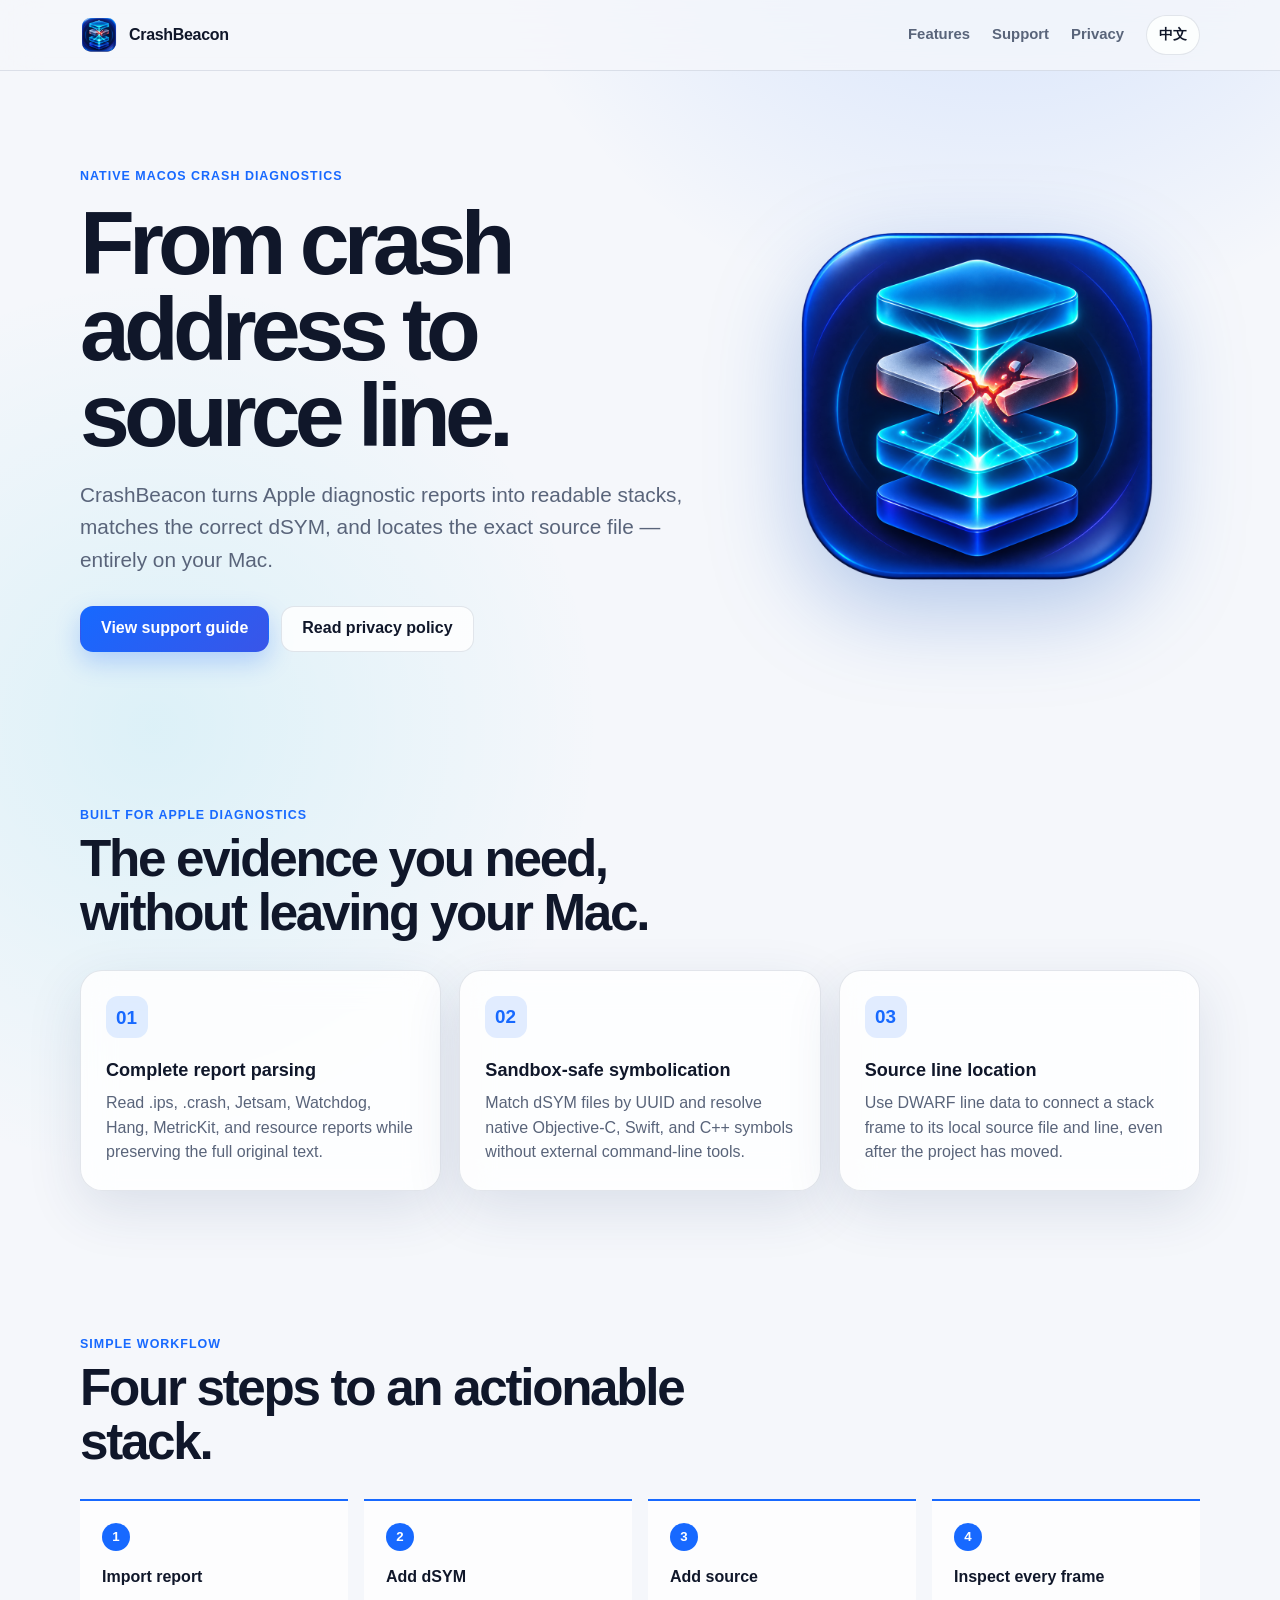
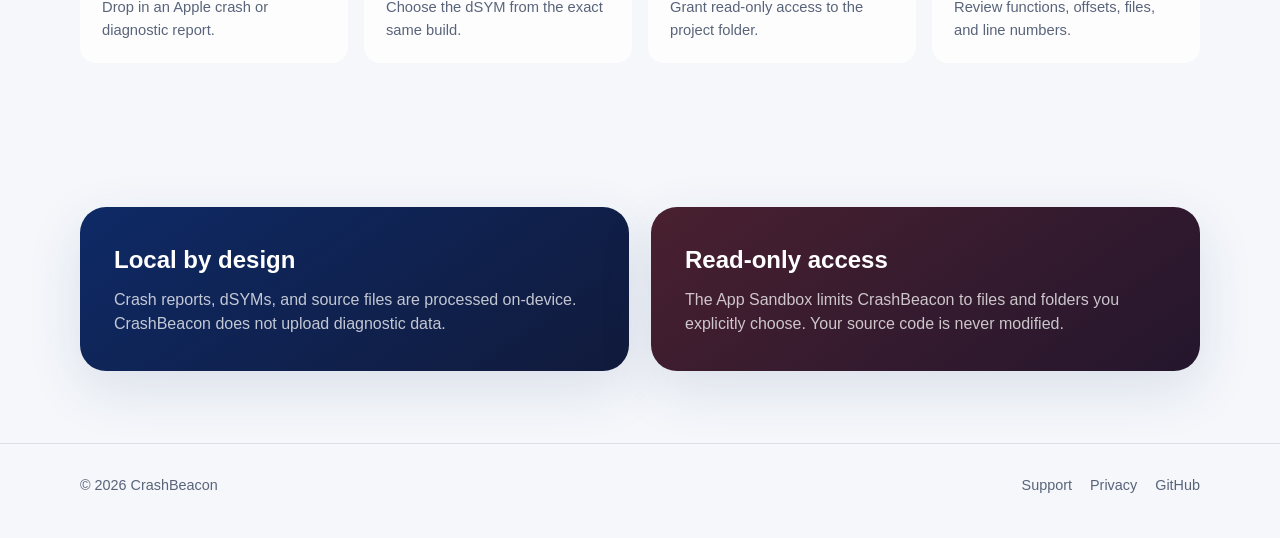
<file: index.html>
<!doctype html>
<html lang="en">
<head>
  <meta charset="utf-8">
  <meta name="viewport" content="width=device-width, initial-scale=1">
  <meta name="description" content="CrashBeacon is a private, local macOS crash report analyzer with dSYM symbolication and source location.">
  <title>CrashBeacon — Crash reports to source lines</title>
  <link rel="icon" href="assets/crashx-icon.png">
  <link rel="stylesheet" href="assets/style.css">
</head>
<body>
  <header class="site-header">
    <nav class="nav wrap" aria-label="Main navigation">
      <a class="brand" href="index.html"><img src="assets/crashx-icon.png" alt=""><span>CrashBeacon</span></a>
      <div class="nav-links">
        <a href="#features" data-en="Features" data-zh="功能"></a>
        <a href="support.html" data-en="Support" data-zh="支持"></a>
        <a href="privacy.html" data-en="Privacy" data-zh="隐私"></a>
        <button class="language-button" data-lang-button type="button">中文</button>
      </div>
    </nav>
  </header>

  <main>
    <section class="hero wrap">
      <div>
        <div class="eyebrow" data-en="Native macOS crash diagnostics" data-zh="原生 macOS 崩溃诊断"></div>
        <h1 data-en="From crash address to source line." data-zh="从崩溃地址，直达源码行。"></h1>
        <p class="hero-copy" data-en="CrashBeacon turns Apple diagnostic reports into readable stacks, matches the correct dSYM, and locates the exact source file — entirely on your Mac." data-zh="CrashBeacon 将 Apple 诊断报告转换为清晰堆栈，匹配正确的 dSYM，并定位到准确源码文件——全部在你的 Mac 本地完成。"></p>
        <div class="actions">
          <a class="button primary" href="support.html" data-en="View support guide" data-zh="查看支持指南"></a>
          <a class="button" href="privacy.html" data-en="Read privacy policy" data-zh="阅读隐私政策"></a>
        </div>
      </div>
      <img class="hero-icon" src="assets/crashx-icon.png" alt="CrashBeacon app icon">
    </section>

    <section class="section wrap" id="features">
      <div class="section-title">
        <div class="eyebrow" data-en="Built for Apple diagnostics" data-zh="专为 Apple 诊断报告打造"></div>
        <h2 data-en="The evidence you need, without leaving your Mac." data-zh="需要的诊断证据，不离开你的 Mac。"></h2>
      </div>
      <div class="grid">
        <article class="card"><div class="card-icon">01</div><h3 data-en="Complete report parsing" data-zh="完整报告解析"></h3><p data-en="Read .ips, .crash, Jetsam, Watchdog, Hang, MetricKit, and resource reports while preserving the full original text." data-zh="读取 .ips、.crash、Jetsam、Watchdog、Hang、MetricKit 和资源报告，并保留完整原文。"></p></article>
        <article class="card"><div class="card-icon">02</div><h3 data-en="Sandbox-safe symbolication" data-zh="沙盒内符号化"></h3><p data-en="Match dSYM files by UUID and resolve native Objective-C, Swift, and C++ symbols without external command-line tools." data-zh="通过 UUID 匹配 dSYM，在不调用外部命令行工具的情况下解析 Objective-C、Swift 和 C++ 符号。"></p></article>
        <article class="card"><div class="card-icon">03</div><h3 data-en="Source line location" data-zh="源码行定位"></h3><p data-en="Use DWARF line data to connect a stack frame to its local source file and line, even after the project has moved." data-zh="使用 DWARF 行号数据，将栈帧连接到本地源码文件与行号，工程移动后仍可匹配。"></p></article>
      </div>
    </section>

    <section class="section wrap">
      <div class="section-title"><div class="eyebrow" data-en="Simple workflow" data-zh="简单流程"></div><h2 data-en="Four steps to an actionable stack." data-zh="四步获得可行动的堆栈。"></h2></div>
      <div class="workflow">
        <article class="step"><h3 data-en="Import report" data-zh="导入报告"></h3><p data-en="Drop in an Apple crash or diagnostic report." data-zh="拖入 Apple 崩溃或诊断报告。"></p></article>
        <article class="step"><h3 data-en="Add dSYM" data-zh="添加 dSYM"></h3><p data-en="Choose the dSYM from the exact same build." data-zh="选择同一次构建产生的 dSYM。"></p></article>
        <article class="step"><h3 data-en="Add source" data-zh="添加源码"></h3><p data-en="Grant read-only access to the project folder." data-zh="为工程目录授予只读访问。"></p></article>
        <article class="step"><h3 data-en="Inspect every frame" data-zh="检查全部栈帧"></h3><p data-en="Review functions, offsets, files, and line numbers." data-zh="查看函数、偏移、文件和行号。"></p></article>
      </div>
    </section>

    <section class="section wrap">
      <div class="trust">
        <article class="trust-panel"><h3 data-en="Local by design" data-zh="为本地处理而设计"></h3><p data-en="Crash reports, dSYMs, and source files are processed on-device. CrashBeacon does not upload diagnostic data." data-zh="崩溃报告、dSYM 和源码均在设备本地处理，CrashBeacon 不上传诊断数据。"></p></article>
        <article class="trust-panel coral"><h3 data-en="Read-only access" data-zh="只读访问"></h3><p data-en="The App Sandbox limits CrashBeacon to files and folders you explicitly choose. Your source code is never modified." data-zh="App Sandbox 将 CrashBeacon 限制在你明确选择的文件和目录中，源码绝不会被修改。"></p></article>
      </div>
    </section>
  </main>

  <footer class="site-footer"><div class="footer-row wrap"><span>© 2026 CrashBeacon</span><a href="support.html" data-en="Support" data-zh="支持"></a><a href="privacy.html" data-en="Privacy" data-zh="隐私"></a><a href="#" data-repository-link>GitHub</a></div></footer>
  <script src="assets/site.js"></script>
</body>
</html>
</file>
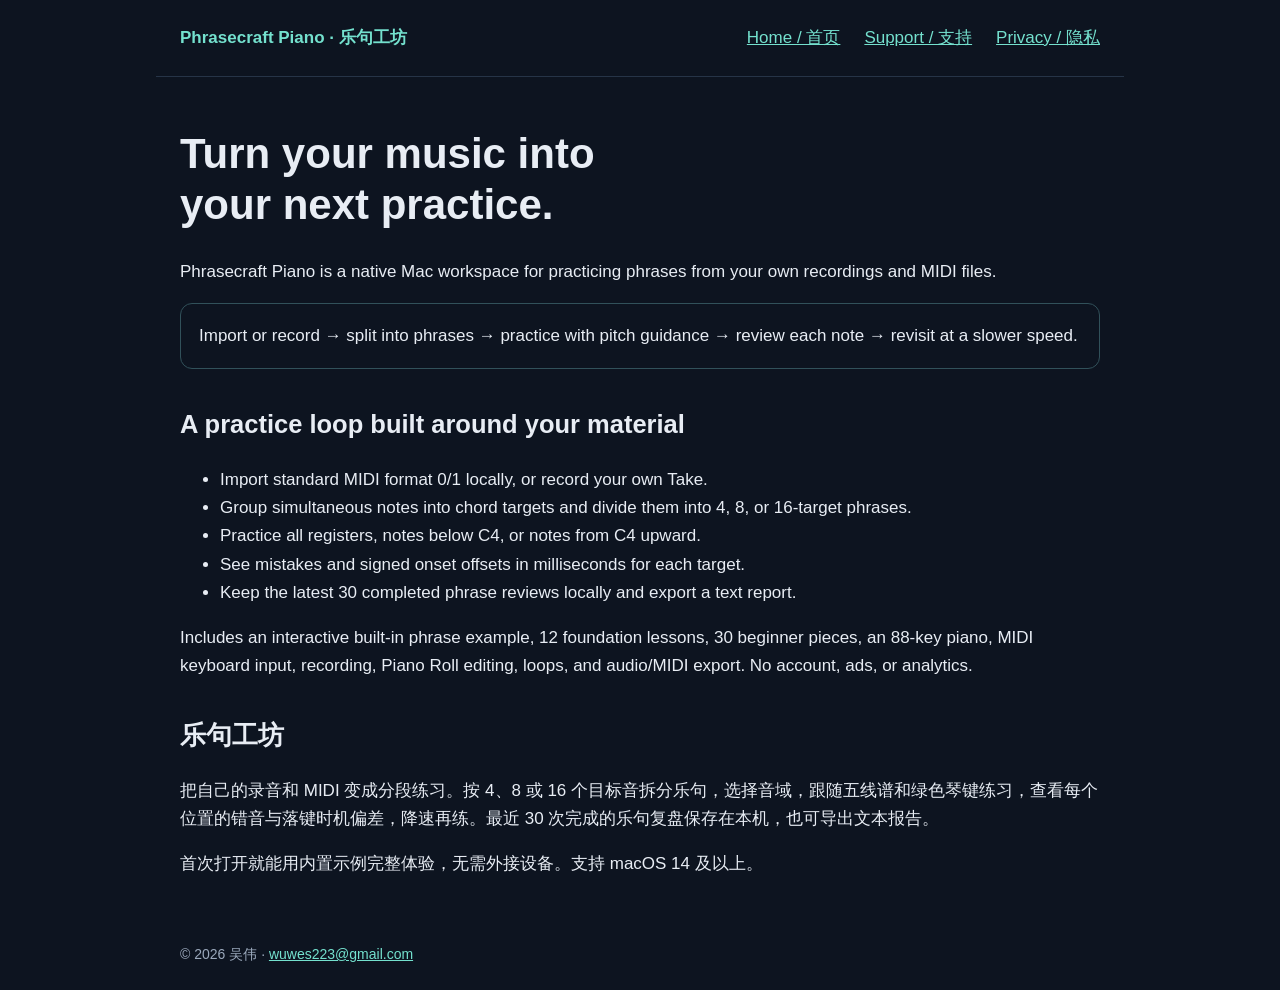
<file: phrasecraft/index.html>
<!doctype html><html lang="en"><head><meta charset="utf-8"><meta name="viewport" content="width=device-width,initial-scale=1"><title>MIDI Phrase Practice — Phrasecraft Piano</title><link rel="stylesheet" href="styles.css"></head><body><nav><strong>Phrasecraft Piano · 乐句工坊</strong><a href="index.html">Home / 首页</a><a href="support.html">Support / 支持</a><a href="privacy.html">Privacy / 隐私</a></nav><main><h1>Turn your music into<br>your next practice.</h1><p>Phrasecraft Piano is a native Mac workspace for practicing phrases from your own recordings and MIDI files.</p><aside>Import or record → split into phrases → practice with pitch guidance → review each note → revisit at a slower speed.</aside><h2>A practice loop built around your material</h2><ul><li>Import standard MIDI format 0/1 locally, or record your own Take.</li><li>Group simultaneous notes into chord targets and divide them into 4, 8, or 16-target phrases.</li><li>Practice all registers, notes below C4, or notes from C4 upward.</li><li>See mistakes and signed onset offsets in milliseconds for each target.</li><li>Keep the latest 30 completed phrase reviews locally and export a text report.</li></ul><p>Includes an interactive built-in phrase example, 12 foundation lessons, 30 beginner pieces, an 88-key piano, MIDI keyboard input, recording, Piano Roll editing, loops, and audio/MIDI export. No account, ads, or analytics.</p><h2>乐句工坊</h2><p>把自己的录音和 MIDI 变成分段练习。按 4、8 或 16 个目标音拆分乐句，选择音域，跟随五线谱和绿色琴键练习，查看每个位置的错音与落键时机偏差，降速再练。最近 30 次完成的乐句复盘保存在本机，也可导出文本报告。</p><p>首次打开就能用内置示例完整体验，无需外接设备。支持 macOS 14 及以上。</p></main><footer>© 2026 吴伟 · <a href="mailto:wuwes223@gmail.com">wuwes223@gmail.com</a></footer></body></html>
</file>
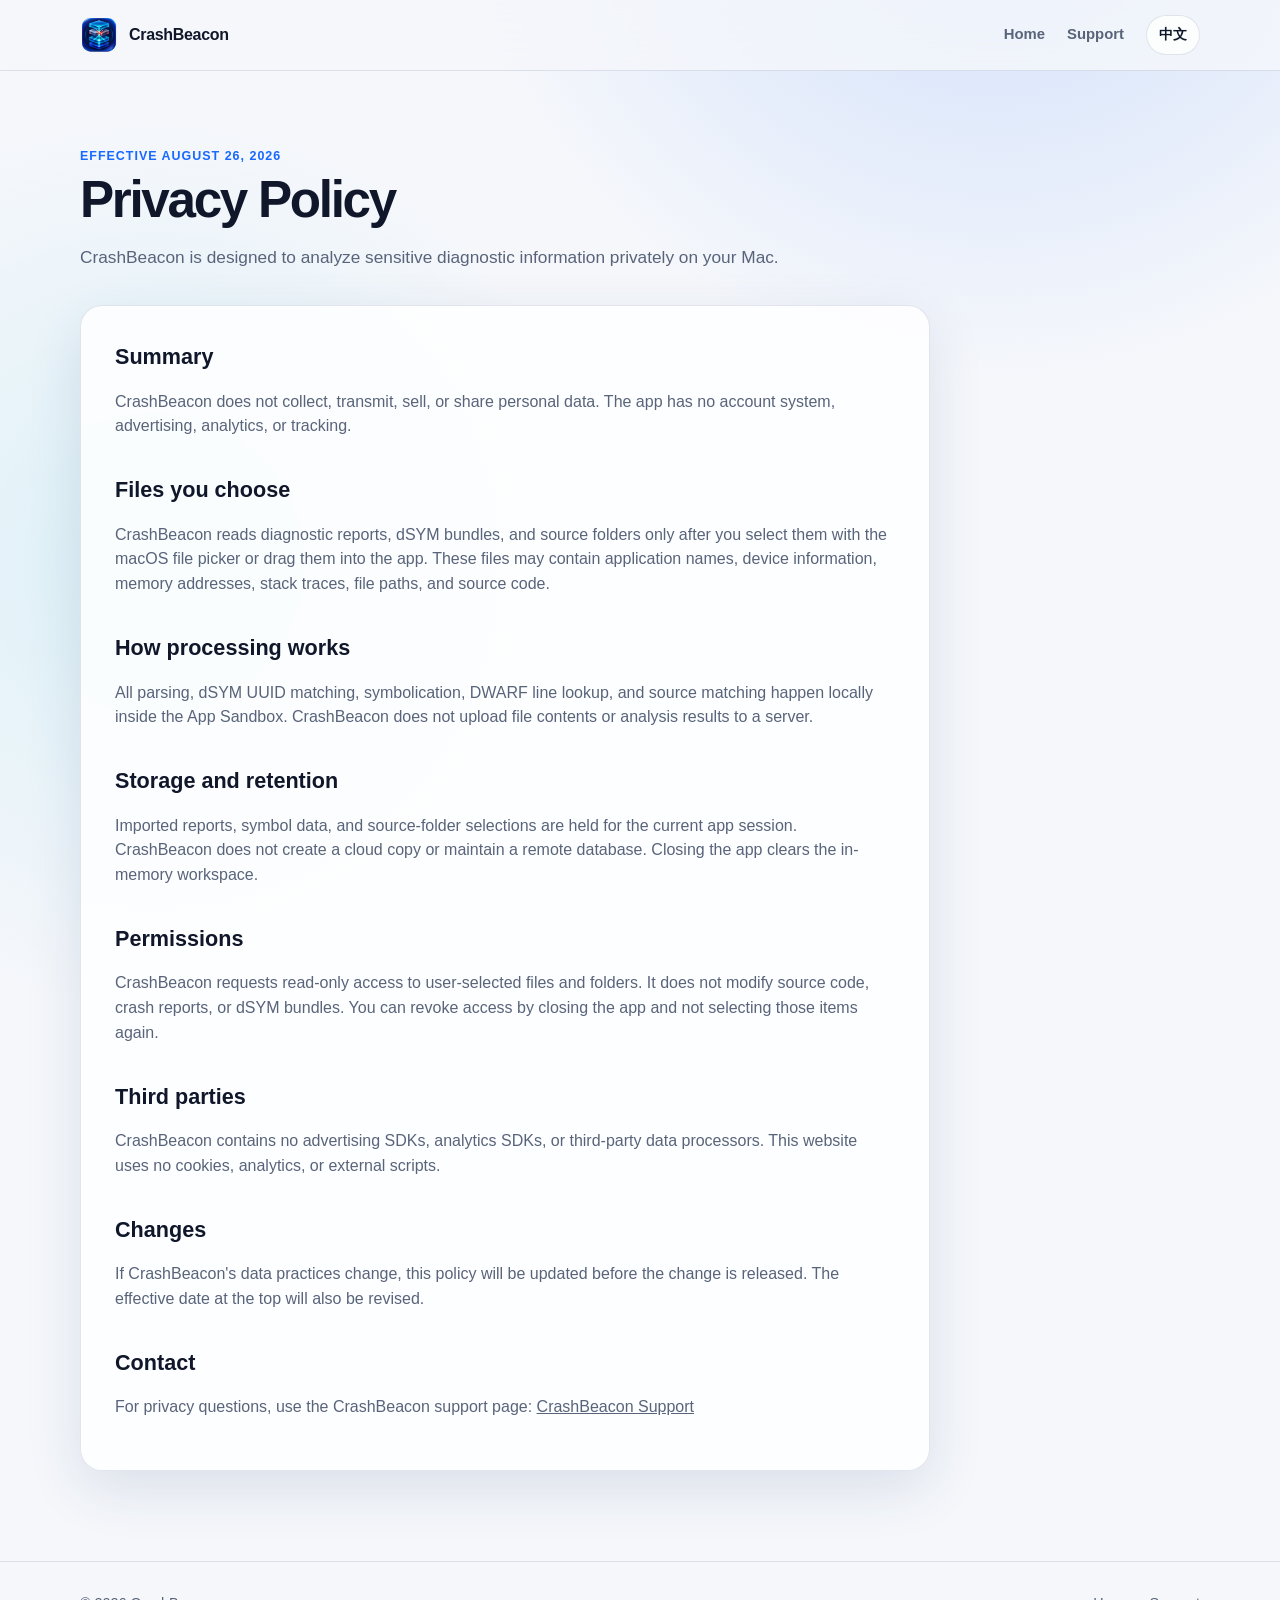
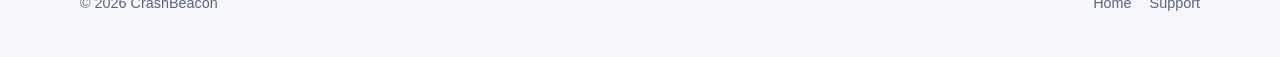
<file: privacy.html>
<!doctype html>
<html lang="en">
<head>
  <meta charset="utf-8"><meta name="viewport" content="width=device-width, initial-scale=1">
  <meta name="description" content="CrashBeacon privacy policy."><title>Privacy Policy — CrashBeacon</title>
  <link rel="icon" href="assets/crashx-icon.png"><link rel="stylesheet" href="assets/style.css">
</head>
<body>
  <header class="site-header"><nav class="nav wrap"><a class="brand" href="index.html"><img src="assets/crashx-icon.png" alt=""><span>CrashBeacon</span></a><div class="nav-links"><a href="index.html" data-en="Home" data-zh="首页"></a><a href="support.html" data-en="Support" data-zh="支持"></a><button class="language-button" data-lang-button type="button">中文</button></div></nav></header>
  <main class="page wrap">
    <header class="page-header"><div class="eyebrow" data-en="Effective August 26, 2026" data-zh="生效日期：2026 年 8 月 26 日"></div><h1 class="page-title" data-en="Privacy Policy" data-zh="隐私政策"></h1><p class="page-lead" data-en="CrashBeacon is designed to analyze sensitive diagnostic information privately on your Mac." data-zh="CrashBeacon 旨在你的 Mac 本地、私密地分析敏感诊断信息。"></p></header>
    <article class="prose">
      <h2 data-en="Summary" data-zh="摘要"></h2><p data-en="CrashBeacon does not collect, transmit, sell, or share personal data. The app has no account system, advertising, analytics, or tracking." data-zh="CrashBeacon 不收集、不传输、不出售，也不共享个人数据。应用没有账户系统、广告、分析统计或跟踪功能。"></p>
      <h2 data-en="Files you choose" data-zh="你选择的文件"></h2><p data-en="CrashBeacon reads diagnostic reports, dSYM bundles, and source folders only after you select them with the macOS file picker or drag them into the app. These files may contain application names, device information, memory addresses, stack traces, file paths, and source code." data-zh="只有在你通过 macOS 文件选择器选择或拖入后，CrashBeacon 才会读取诊断报告、dSYM 包和源码目录。这些文件可能包含应用名称、设备信息、内存地址、堆栈、文件路径和源码。"></p>
      <h2 data-en="How processing works" data-zh="处理方式"></h2><p data-en="All parsing, dSYM UUID matching, symbolication, DWARF line lookup, and source matching happen locally inside the App Sandbox. CrashBeacon does not upload file contents or analysis results to a server." data-zh="所有解析、dSYM UUID 匹配、符号化、DWARF 行号查询和源码匹配都在 App Sandbox 内本地完成。CrashBeacon 不会将文件内容或分析结果上传到服务器。"></p>
      <h2 data-en="Storage and retention" data-zh="存储与保留"></h2><p data-en="Imported reports, symbol data, and source-folder selections are held for the current app session. CrashBeacon does not create a cloud copy or maintain a remote database. Closing the app clears the in-memory workspace." data-zh="导入的报告、符号数据和源码目录选择仅在当前应用会话中使用。CrashBeacon 不创建云端副本，也不维护远程数据库；关闭应用会清除内存中的工作区。"></p>
      <h2 data-en="Permissions" data-zh="权限"></h2><p data-en="CrashBeacon requests read-only access to user-selected files and folders. It does not modify source code, crash reports, or dSYM bundles. You can revoke access by closing the app and not selecting those items again." data-zh="CrashBeacon 只请求对用户所选文件和目录的只读访问，不会修改源码、崩溃报告或 dSYM。你可以关闭应用并不再重新选择这些项目，以撤销访问。"></p>
      <h2 data-en="Third parties" data-zh="第三方"></h2><p data-en="CrashBeacon contains no advertising SDKs, analytics SDKs, or third-party data processors. This website uses no cookies, analytics, or external scripts." data-zh="CrashBeacon 不包含广告 SDK、分析 SDK 或第三方数据处理服务。本网站也不使用 Cookie、分析统计或外部脚本。"></p>
      <h2 data-en="Changes" data-zh="政策变更"></h2><p data-en="If CrashBeacon's data practices change, this policy will be updated before the change is released. The effective date at the top will also be revised." data-zh="如果 CrashBeacon 的数据处理方式发生变化，本政策会在相关版本发布前更新，顶部的生效日期也会同步修改。"></p>
      <h2 data-en="Contact" data-zh="联系我们"></h2><p><span data-en="For privacy questions, use the CrashBeacon support page: " data-zh="如有隐私问题，请通过 CrashBeacon 支持页面联系："></span><a href="support.html" data-en="CrashBeacon Support" data-zh="CrashBeacon 支持"></a></p>
    </article>
  </main>
  <footer class="site-footer"><div class="footer-row wrap"><span>© 2026 CrashBeacon</span><a href="index.html" data-en="Home" data-zh="首页"></a><a href="support.html" data-en="Support" data-zh="支持"></a></div></footer>
  <script src="assets/site.js"></script>
</body>
</html>
</file>
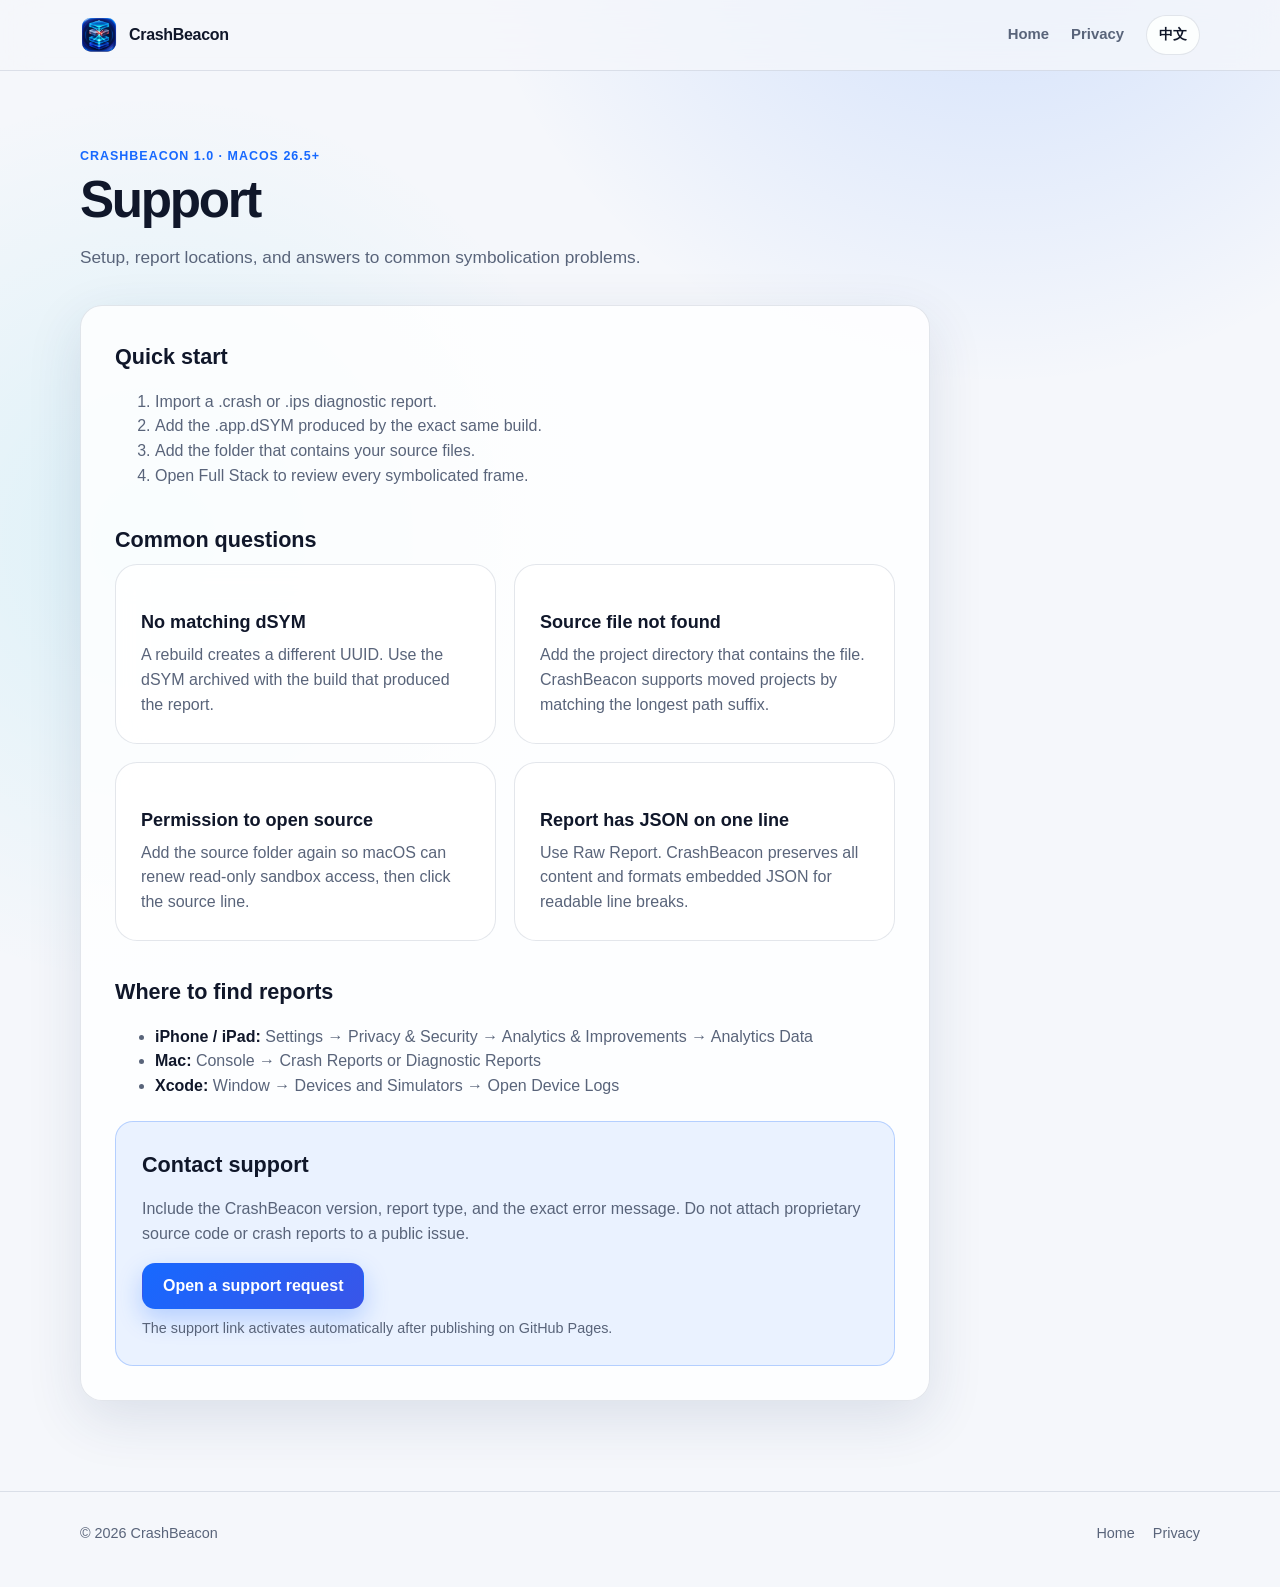
<file: support.html>
<!doctype html>
<html lang="en">
<head>
  <meta charset="utf-8"><meta name="viewport" content="width=device-width, initial-scale=1">
  <meta name="description" content="CrashBeacon support and troubleshooting."><title>Support — CrashBeacon</title>
  <link rel="icon" href="assets/crashx-icon.png"><link rel="stylesheet" href="assets/style.css">
</head>
<body>
  <header class="site-header"><nav class="nav wrap"><a class="brand" href="index.html"><img src="assets/crashx-icon.png" alt=""><span>CrashBeacon</span></a><div class="nav-links"><a href="index.html" data-en="Home" data-zh="首页"></a><a href="privacy.html" data-en="Privacy" data-zh="隐私"></a><button class="language-button" data-lang-button type="button">中文</button></div></nav></header>
  <main class="page wrap">
    <header class="page-header"><div class="eyebrow">CrashBeacon 1.0 · macOS 26.5+</div><h1 class="page-title" data-en="Support" data-zh="技术支持"></h1><p class="page-lead" data-en="Setup, report locations, and answers to common symbolication problems." data-zh="查看使用流程、报告位置，以及常见符号化问题的解决方法。"></p></header>
    <section class="prose">
      <h2 data-en="Quick start" data-zh="快速开始"></h2>
      <ol><li data-en="Import a .crash or .ips diagnostic report." data-zh="导入 .crash 或 .ips 诊断报告。"></li><li data-en="Add the .app.dSYM produced by the exact same build." data-zh="添加由同一次构建产生的 .app.dSYM。"></li><li data-en="Add the folder that contains your source files." data-zh="添加包含源码文件的工程目录。"></li><li data-en="Open Full Stack to review every symbolicated frame." data-zh="打开“完整堆栈”，检查所有已符号化栈帧。"></li></ol>

      <h2 data-en="Common questions" data-zh="常见问题"></h2>
      <div class="support-grid">
        <article class="card"><h3 data-en="No matching dSYM" data-zh="没有匹配的 dSYM"></h3><p data-en="A rebuild creates a different UUID. Use the dSYM archived with the build that produced the report." data-zh="重新构建会产生不同 UUID。请使用与崩溃报告对应的那次构建归档中的 dSYM。"></p></article>
        <article class="card"><h3 data-en="Source file not found" data-zh="找不到源码文件"></h3><p data-en="Add the project directory that contains the file. CrashBeacon supports moved projects by matching the longest path suffix." data-zh="请添加包含该文件的工程目录。工程移动后，CrashBeacon 会按最长路径后缀进行匹配。"></p></article>
        <article class="card"><h3 data-en="Permission to open source" data-zh="没有权限打开源码"></h3><p data-en="Add the source folder again so macOS can renew read-only sandbox access, then click the source line." data-zh="请重新添加源码目录，让 macOS 更新只读沙盒权限，然后再次点击源码行。"></p></article>
        <article class="card"><h3 data-en="Report has JSON on one line" data-zh="报告 JSON 只有一行"></h3><p data-en="Use Raw Report. CrashBeacon preserves all content and formats embedded JSON for readable line breaks." data-zh="请打开“原始报告”。CrashBeacon 会保留全部内容，并将嵌入 JSON 格式化换行。"></p></article>
      </div>

      <h2 data-en="Where to find reports" data-zh="报告在哪里找"></h2>
      <ul><li><strong>iPhone / iPad:</strong> <span data-en="Settings → Privacy & Security → Analytics & Improvements → Analytics Data" data-zh="设置 → 隐私与安全性 → 分析与改进 → 分析数据"></span></li><li><strong>Mac:</strong> <span data-en="Console → Crash Reports or Diagnostic Reports" data-zh="控制台 → 崩溃报告或诊断报告"></span></li><li><strong>Xcode:</strong> <span data-en="Window → Devices and Simulators → Open Device Logs" data-zh="窗口 → 设备与模拟器 → 打开设备日志"></span></li></ul>

      <div class="contact-box">
        <h2 data-en="Contact support" data-zh="联系支持"></h2>
        <p data-en="Include the CrashBeacon version, report type, and the exact error message. Do not attach proprietary source code or crash reports to a public issue." data-zh="请提供 CrashBeacon 版本、报告类型和完整错误信息。请勿在公开 Issue 中附加专有源码或崩溃报告。"></p>
        <a class="button primary" href="#contact-setup" data-support-link data-en="Open a support request" data-zh="提交支持请求"></a>
        <span class="contact-value" data-contact-value id="contact-setup" data-en="The support link activates automatically after publishing on GitHub Pages." data-zh="发布到 GitHub Pages 后，支持链接会自动启用。"></span>
      </div>
    </section>
  </main>
  <footer class="site-footer"><div class="footer-row wrap"><span>© 2026 CrashBeacon</span><a href="index.html" data-en="Home" data-zh="首页"></a><a href="privacy.html" data-en="Privacy" data-zh="隐私"></a></div></footer>
  <script src="assets/site.js"></script>
</body>
</html>
</file>
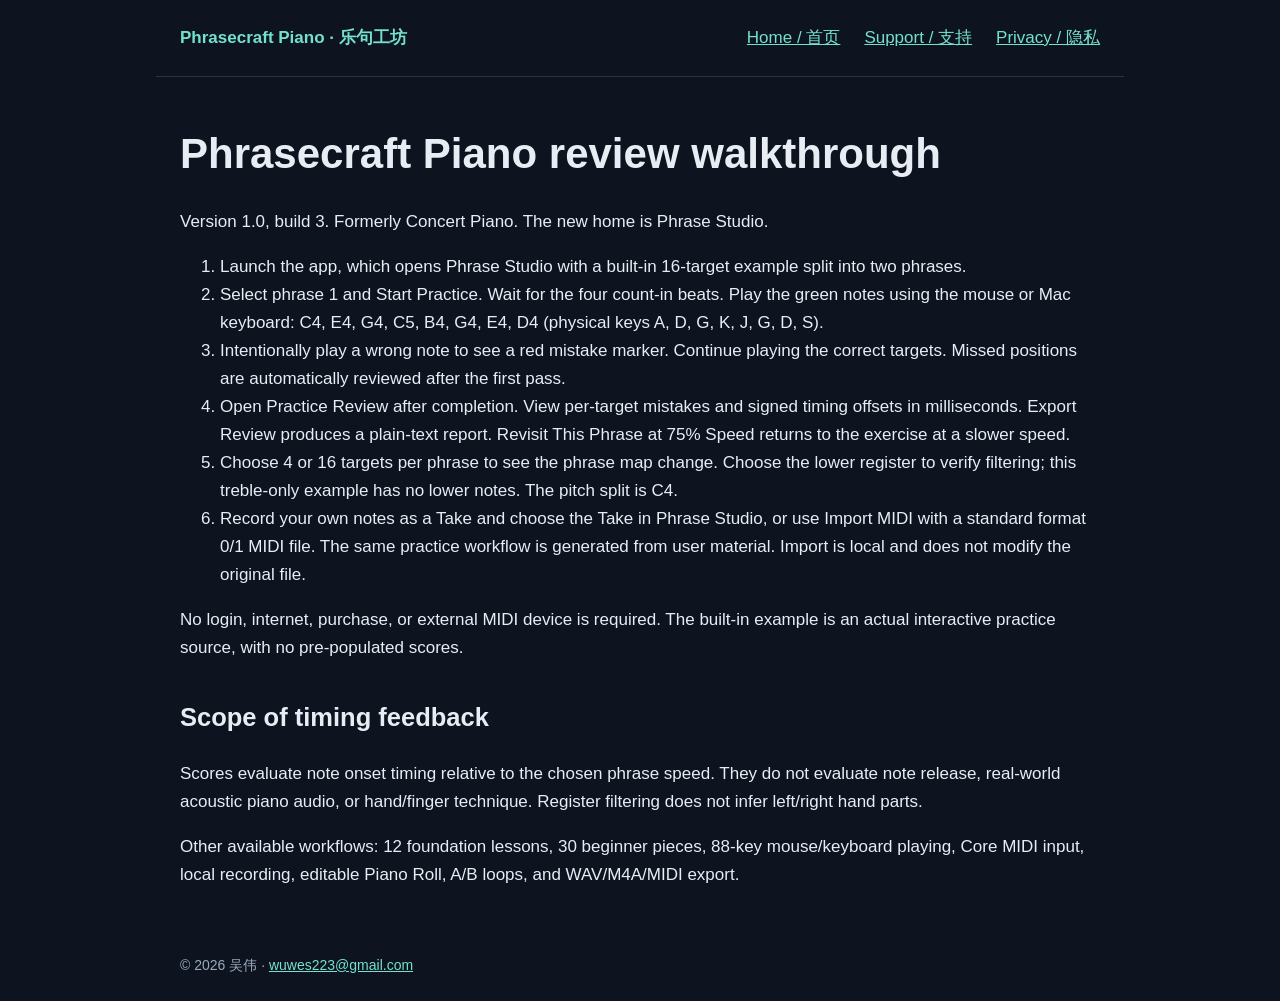
<file: phrasecraft/app-review.html>
<!doctype html><html lang="en"><head><meta charset="utf-8"><meta name="viewport" content="width=device-width,initial-scale=1"><title>Review Walkthrough — Phrasecraft Piano</title><link rel="stylesheet" href="styles.css"></head><body><nav><strong>Phrasecraft Piano · 乐句工坊</strong><a href="index.html">Home / 首页</a><a href="support.html">Support / 支持</a><a href="privacy.html">Privacy / 隐私</a></nav><main><h1>Phrasecraft Piano review walkthrough</h1><p>Version 1.0, build 3. Formerly Concert Piano. The new home is Phrase Studio.</p><ol><li>Launch the app, which opens Phrase Studio with a built-in 16-target example split into two phrases.</li><li>Select phrase 1 and Start Practice. Wait for the four count-in beats. Play the green notes using the mouse or Mac keyboard: C4, E4, G4, C5, B4, G4, E4, D4 (physical keys A, D, G, K, J, G, D, S).</li><li>Intentionally play a wrong note to see a red mistake marker. Continue playing the correct targets. Missed positions are automatically reviewed after the first pass.</li><li>Open Practice Review after completion. View per-target mistakes and signed timing offsets in milliseconds. Export Review produces a plain-text report. Revisit This Phrase at 75% Speed returns to the exercise at a slower speed.</li><li>Choose 4 or 16 targets per phrase to see the phrase map change. Choose the lower register to verify filtering; this treble-only example has no lower notes. The pitch split is C4.</li><li>Record your own notes as a Take and choose the Take in Phrase Studio, or use Import MIDI with a standard format 0/1 MIDI file. The same practice workflow is generated from user material. Import is local and does not modify the original file.</li></ol><p>No login, internet, purchase, or external MIDI device is required. The built-in example is an actual interactive practice source, with no pre-populated scores.</p><h2>Scope of timing feedback</h2><p>Scores evaluate note onset timing relative to the chosen phrase speed. They do not evaluate note release, real-world acoustic piano audio, or hand/finger technique. Register filtering does not infer left/right hand parts.</p><p>Other available workflows: 12 foundation lessons, 30 beginner pieces, 88-key mouse/keyboard playing, Core MIDI input, local recording, editable Piano Roll, A/B loops, and WAV/M4A/MIDI export.</p></main><footer>© 2026 吴伟 · <a href="mailto:wuwes223@gmail.com">wuwes223@gmail.com</a></footer></body></html>
</file>
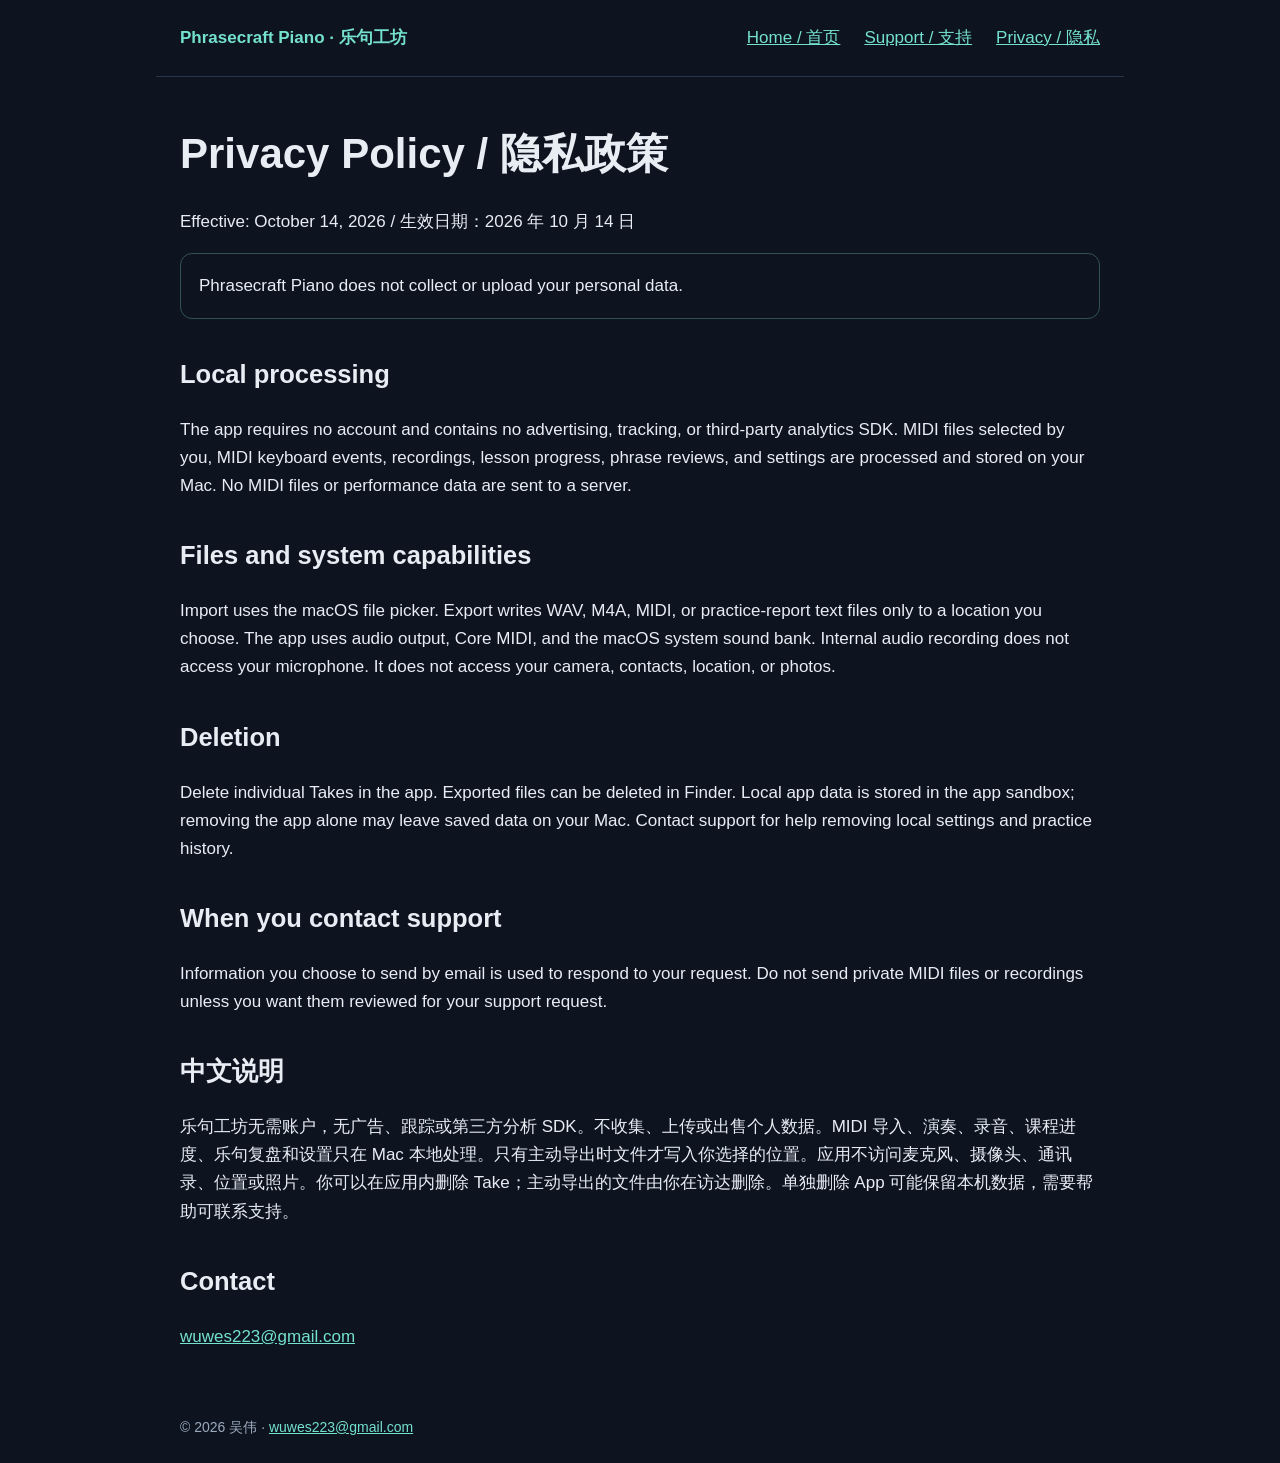
<file: phrasecraft/privacy.html>
<!doctype html><html lang="en"><head><meta charset="utf-8"><meta name="viewport" content="width=device-width,initial-scale=1"><title>Privacy Policy — Phrasecraft Piano</title><link rel="stylesheet" href="styles.css"></head><body><nav><strong>Phrasecraft Piano · 乐句工坊</strong><a href="index.html">Home / 首页</a><a href="support.html">Support / 支持</a><a href="privacy.html">Privacy / 隐私</a></nav><main><h1>Privacy Policy / 隐私政策</h1><p>Effective: October 14, 2026 / 生效日期：2026 年 10 月 14 日</p><aside>Phrasecraft Piano does not collect or upload your personal data.</aside><h2>Local processing</h2><p>The app requires no account and contains no advertising, tracking, or third-party analytics SDK. MIDI files selected by you, MIDI keyboard events, recordings, lesson progress, phrase reviews, and settings are processed and stored on your Mac. No MIDI files or performance data are sent to a server.</p><h2>Files and system capabilities</h2><p>Import uses the macOS file picker. Export writes WAV, M4A, MIDI, or practice-report text files only to a location you choose. The app uses audio output, Core MIDI, and the macOS system sound bank. Internal audio recording does not access your microphone. It does not access your camera, contacts, location, or photos.</p><h2>Deletion</h2><p>Delete individual Takes in the app. Exported files can be deleted in Finder. Local app data is stored in the app sandbox; removing the app alone may leave saved data on your Mac. Contact support for help removing local settings and practice history.</p><h2>When you contact support</h2><p>Information you choose to send by email is used to respond to your request. Do not send private MIDI files or recordings unless you want them reviewed for your support request.</p><h2>中文说明</h2><p>乐句工坊无需账户，无广告、跟踪或第三方分析 SDK。不收集、上传或出售个人数据。MIDI 导入、演奏、录音、课程进度、乐句复盘和设置只在 Mac 本地处理。只有主动导出时文件才写入你选择的位置。应用不访问麦克风、摄像头、通讯录、位置或照片。你可以在应用内删除 Take；主动导出的文件由你在访达删除。单独删除 App 可能保留本机数据，需要帮助可联系支持。</p><h2>Contact</h2><p><a href="mailto:wuwes223@gmail.com">wuwes223@gmail.com</a></p></main><footer>© 2026 吴伟 · <a href="mailto:wuwes223@gmail.com">wuwes223@gmail.com</a></footer></body></html>
</file>
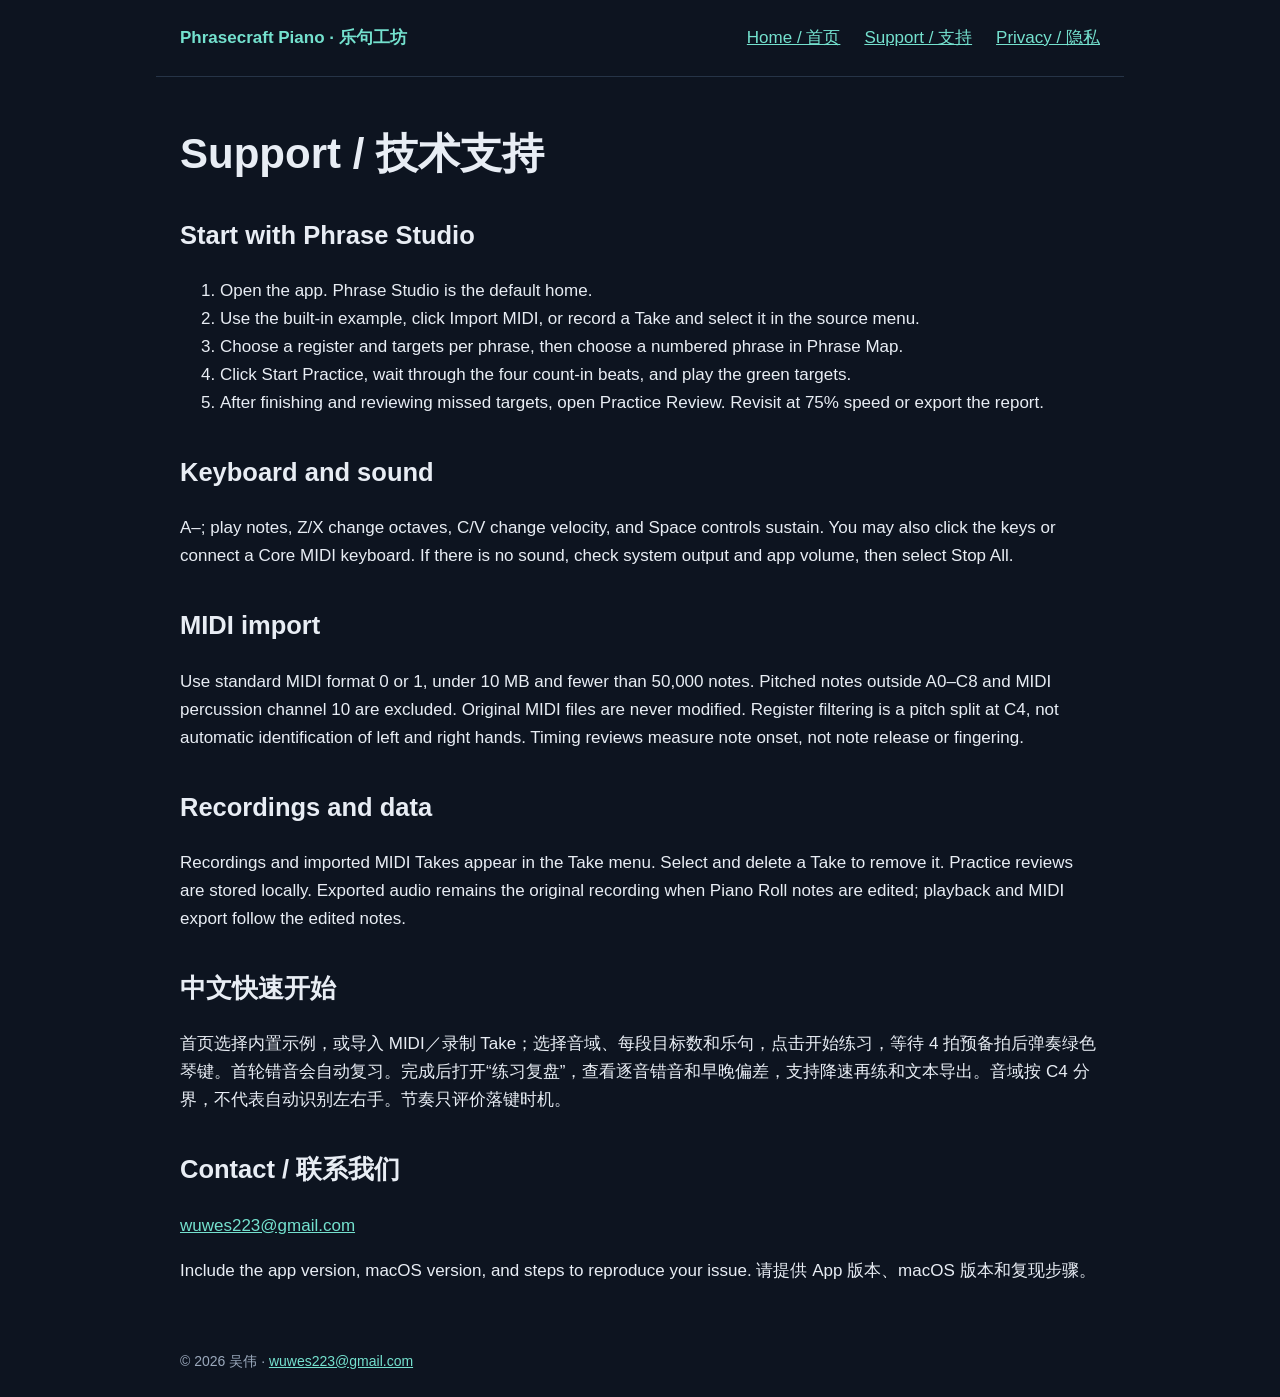
<file: phrasecraft/support.html>
<!doctype html><html lang="en"><head><meta charset="utf-8"><meta name="viewport" content="width=device-width,initial-scale=1"><title>Support — Phrasecraft Piano</title><link rel="stylesheet" href="styles.css"></head><body><nav><strong>Phrasecraft Piano · 乐句工坊</strong><a href="index.html">Home / 首页</a><a href="support.html">Support / 支持</a><a href="privacy.html">Privacy / 隐私</a></nav><main><h1>Support / 技术支持</h1><h2>Start with Phrase Studio</h2><ol><li>Open the app. Phrase Studio is the default home.</li><li>Use the built-in example, click Import MIDI, or record a Take and select it in the source menu.</li><li>Choose a register and targets per phrase, then choose a numbered phrase in Phrase Map.</li><li>Click Start Practice, wait through the four count-in beats, and play the green targets.</li><li>After finishing and reviewing missed targets, open Practice Review. Revisit at 75% speed or export the report.</li></ol><h2>Keyboard and sound</h2><p>A–; play notes, Z/X change octaves, C/V change velocity, and Space controls sustain. You may also click the keys or connect a Core MIDI keyboard. If there is no sound, check system output and app volume, then select Stop All.</p><h2>MIDI import</h2><p>Use standard MIDI format 0 or 1, under 10 MB and fewer than 50,000 notes. Pitched notes outside A0–C8 and MIDI percussion channel 10 are excluded. Original MIDI files are never modified. Register filtering is a pitch split at C4, not automatic identification of left and right hands. Timing reviews measure note onset, not note release or fingering.</p><h2>Recordings and data</h2><p>Recordings and imported MIDI Takes appear in the Take menu. Select and delete a Take to remove it. Practice reviews are stored locally. Exported audio remains the original recording when Piano Roll notes are edited; playback and MIDI export follow the edited notes.</p><h2>中文快速开始</h2><p>首页选择内置示例，或导入 MIDI／录制 Take；选择音域、每段目标数和乐句，点击开始练习，等待 4 拍预备拍后弹奏绿色琴键。首轮错音会自动复习。完成后打开“练习复盘”，查看逐音错音和早晚偏差，支持降速再练和文本导出。音域按 C4 分界，不代表自动识别左右手。节奏只评价落键时机。</p><h2>Contact / 联系我们</h2><p><a href="mailto:wuwes223@gmail.com">wuwes223@gmail.com</a></p><p>Include the app version, macOS version, and steps to reproduce your issue. 请提供 App 版本、macOS 版本和复现步骤。</p></main><footer>© 2026 吴伟 · <a href="mailto:wuwes223@gmail.com">wuwes223@gmail.com</a></footer></body></html>
</file>
<file: assets/style.css>
:root {
  color-scheme: light dark;
  --bg: #f5f7fb;
  --surface: rgba(255, 255, 255, 0.82);
  --surface-solid: #ffffff;
  --text: #10172a;
  --muted: #59647a;
  --line: rgba(31, 49, 90, 0.12);
  --blue: #1769ff;
  --cyan: #00b8d9;
  --coral: #ff635f;
  --shadow: 0 18px 55px rgba(30, 54, 105, 0.12);
  --radius: 22px;
}

@media (prefers-color-scheme: dark) {
  :root {
    --bg: #080c17;
    --surface: rgba(17, 24, 43, 0.82);
    --surface-solid: #11182b;
    --text: #f4f7ff;
    --muted: #a8b2c8;
    --line: rgba(186, 205, 255, 0.14);
    --blue: #5590ff;
    --cyan: #29d9f2;
    --shadow: 0 18px 60px rgba(0, 0, 0, 0.38);
  }
}

* { box-sizing: border-box; }
html { scroll-behavior: smooth; }
body {
  margin: 0;
  min-height: 100vh;
  color: var(--text);
  background:
    radial-gradient(circle at 78% -10%, rgba(23, 105, 255, 0.18), transparent 34rem),
    radial-gradient(circle at 12% 34%, rgba(0, 184, 217, 0.10), transparent 28rem),
    var(--bg);
  font-family: -apple-system, BlinkMacSystemFont, "SF Pro Display", "Helvetica Neue", sans-serif;
  line-height: 1.55;
}

a { color: inherit; }
.wrap { width: min(1120px, calc(100% - 40px)); margin: 0 auto; }
.site-header {
  position: sticky;
  top: 0;
  z-index: 20;
  border-bottom: 1px solid var(--line);
  background: color-mix(in srgb, var(--bg) 80%, transparent);
  backdrop-filter: blur(18px) saturate(150%);
}
.nav { height: 70px; display: flex; align-items: center; gap: 28px; }
.brand { display: flex; align-items: center; gap: 11px; text-decoration: none; font-weight: 760; letter-spacing: -0.02em; }
.brand img { width: 38px; height: 38px; border-radius: 10px; }
.nav-links { margin-left: auto; display: flex; align-items: center; gap: 22px; }
.nav-links a { color: var(--muted); text-decoration: none; font-size: 0.93rem; font-weight: 570; }
.nav-links a:hover { color: var(--text); }
.language-button {
  border: 1px solid var(--line);
  background: var(--surface);
  color: var(--text);
  border-radius: 999px;
  min-width: 54px;
  padding: 8px 12px;
  cursor: pointer;
  font: inherit;
  font-size: 0.86rem;
  font-weight: 650;
}

.hero { padding: 96px 0 82px; display: grid; grid-template-columns: 1.15fr 0.85fr; align-items: center; gap: 72px; }
.eyebrow { color: var(--blue); font-weight: 720; letter-spacing: 0.08em; text-transform: uppercase; font-size: 0.78rem; }
h1 { margin: 14px 0 20px; font-size: clamp(3rem, 7vw, 5.8rem); line-height: 0.96; letter-spacing: -0.065em; }
.hero-copy { max-width: 670px; color: var(--muted); font-size: clamp(1.08rem, 2vw, 1.3rem); }
.actions { display: flex; flex-wrap: wrap; gap: 12px; margin-top: 30px; }
.button { display: inline-flex; align-items: center; justify-content: center; min-height: 46px; padding: 0 20px; border-radius: 13px; text-decoration: none; font-weight: 680; border: 1px solid var(--line); background: var(--surface); }
.button.primary { color: white; background: linear-gradient(135deg, var(--blue), #3955e8); border-color: transparent; box-shadow: 0 10px 24px rgba(23, 105, 255, 0.25); }
.hero-icon { width: min(100%, 390px); justify-self: center; filter: drop-shadow(0 30px 45px rgba(0, 71, 190, 0.28)); }

.section { padding: 72px 0; }
.section-title { max-width: 700px; margin-bottom: 30px; }
.section-title h2, .page-title { margin: 7px 0 10px; font-size: clamp(2rem, 4vw, 3.25rem); line-height: 1.05; letter-spacing: -0.045em; }
.section-title p, .page-lead { color: var(--muted); font-size: 1.08rem; }
.grid { display: grid; grid-template-columns: repeat(3, 1fr); gap: 18px; }
.card { padding: 25px; border: 1px solid var(--line); border-radius: var(--radius); background: var(--surface); box-shadow: var(--shadow); backdrop-filter: blur(16px); }
.card-icon { width: 42px; height: 42px; display: grid; place-items: center; border-radius: 12px; background: rgba(23, 105, 255, 0.12); color: var(--blue); font-size: 1.18rem; font-weight: 800; }
.card h3 { margin: 18px 0 7px; font-size: 1.13rem; }
.card p { margin: 0; color: var(--muted); }

.workflow { counter-reset: step; display: grid; grid-template-columns: repeat(4, 1fr); gap: 16px; }
.step { position: relative; padding: 22px; border-top: 2px solid var(--blue); background: var(--surface); border-radius: 0 0 16px 16px; }
.step::before { counter-increment: step; content: counter(step); display: grid; place-items: center; width: 28px; height: 28px; border-radius: 50%; color: white; background: var(--blue); font-weight: 750; font-size: 0.83rem; }
.step h3 { margin: 14px 0 6px; font-size: 1rem; }
.step p { margin: 0; color: var(--muted); font-size: 0.92rem; }

.trust { display: grid; grid-template-columns: 1fr 1fr; gap: 22px; align-items: stretch; }
.trust-panel { padding: 34px; border-radius: 26px; background: linear-gradient(145deg, #0e2a66, #111a3b); color: white; box-shadow: var(--shadow); }
.trust-panel.coral { background: linear-gradient(145deg, #492030, #24162d); }
.trust-panel h3 { margin: 0 0 9px; font-size: 1.5rem; }
.trust-panel p { color: rgba(255,255,255,0.75); margin: 0; }

.page { padding: 76px 0 90px; }
.page-header { max-width: 780px; margin-bottom: 34px; }
.prose { max-width: 850px; padding: 34px; background: var(--surface); border: 1px solid var(--line); border-radius: var(--radius); box-shadow: var(--shadow); }
.prose h2 { margin: 34px 0 8px; font-size: 1.35rem; }
.prose h2:first-child { margin-top: 0; }
.prose p, .prose li { color: var(--muted); }
.prose strong { color: var(--text); }
.prose code { color: var(--text); background: rgba(127,127,127,0.13); padding: 2px 6px; border-radius: 6px; }
.support-grid { display: grid; grid-template-columns: 1fr 1fr; gap: 18px; }
.support-grid .card { box-shadow: none; }
.contact-box { margin-top: 22px; padding: 26px; border: 1px solid rgba(23,105,255,0.25); border-radius: 18px; background: rgba(23,105,255,0.08); }
.contact-value { display: block; margin-top: 8px; color: var(--muted); word-break: break-all; font-size: 0.9rem; }

.site-footer { border-top: 1px solid var(--line); padding: 30px 0 42px; color: var(--muted); font-size: 0.9rem; }
.footer-row { display: flex; align-items: center; gap: 18px; }
.footer-row span:first-child { margin-right: auto; }
.footer-row a { text-decoration: none; }

@media (max-width: 820px) {
  .nav-links a:not(.keep-mobile) { display: none; }
  .hero { grid-template-columns: 1fr; text-align: center; padding-top: 62px; gap: 40px; }
  .hero-copy { margin-inline: auto; }
  .actions { justify-content: center; }
  .hero-icon { width: min(72vw, 330px); grid-row: 1; }
  .grid, .workflow { grid-template-columns: 1fr 1fr; }
  .trust, .support-grid { grid-template-columns: 1fr; }
}

@media (max-width: 540px) {
  .wrap { width: min(100% - 26px, 1120px); }
  .nav { gap: 12px; }
  .nav-links { gap: 10px; }
  .grid, .workflow { grid-template-columns: 1fr; }
  .hero { padding-bottom: 52px; }
  .section { padding: 52px 0; }
  .prose { padding: 23px; }
  .footer-row { align-items: flex-start; flex-wrap: wrap; }
}
</file>
<file: phrasecraft/styles.css>
body{margin:0;background:#0d1420;color:#e8edf4;font:17px/1.65 -apple-system,BlinkMacSystemFont,Arial,sans-serif}nav,main,footer{max-width:920px;margin:auto;padding:24px}nav{display:flex;gap:24px;flex-wrap:wrap;border-bottom:1px solid #263447}nav strong{margin-right:auto;color:#74e1ce}a{color:#74e1ce}h1{font-size:42px;line-height:1.2}h2{margin-top:34px}section{padding:16px 0}aside{padding:18px;border:1px solid #31515a;border-radius:12px}footer{color:#9ba9bc;font-size:14px}
</file>
